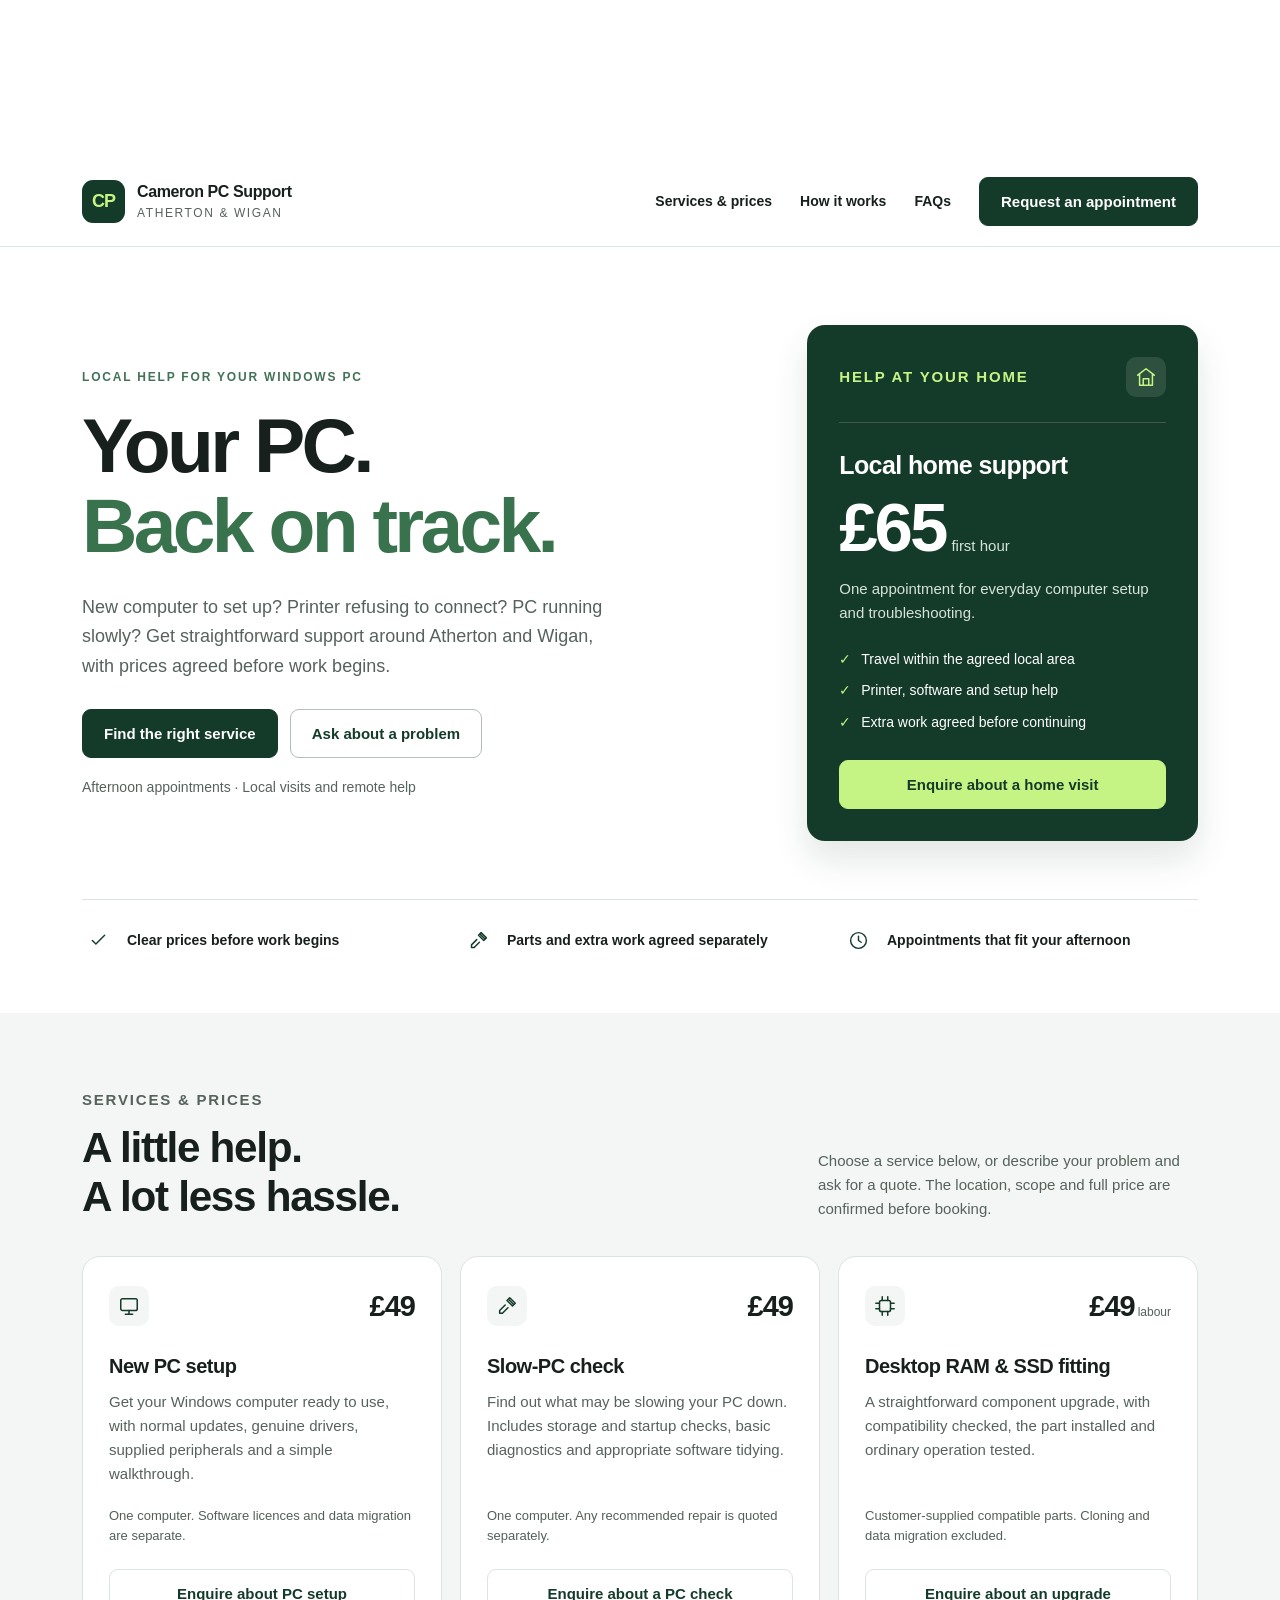
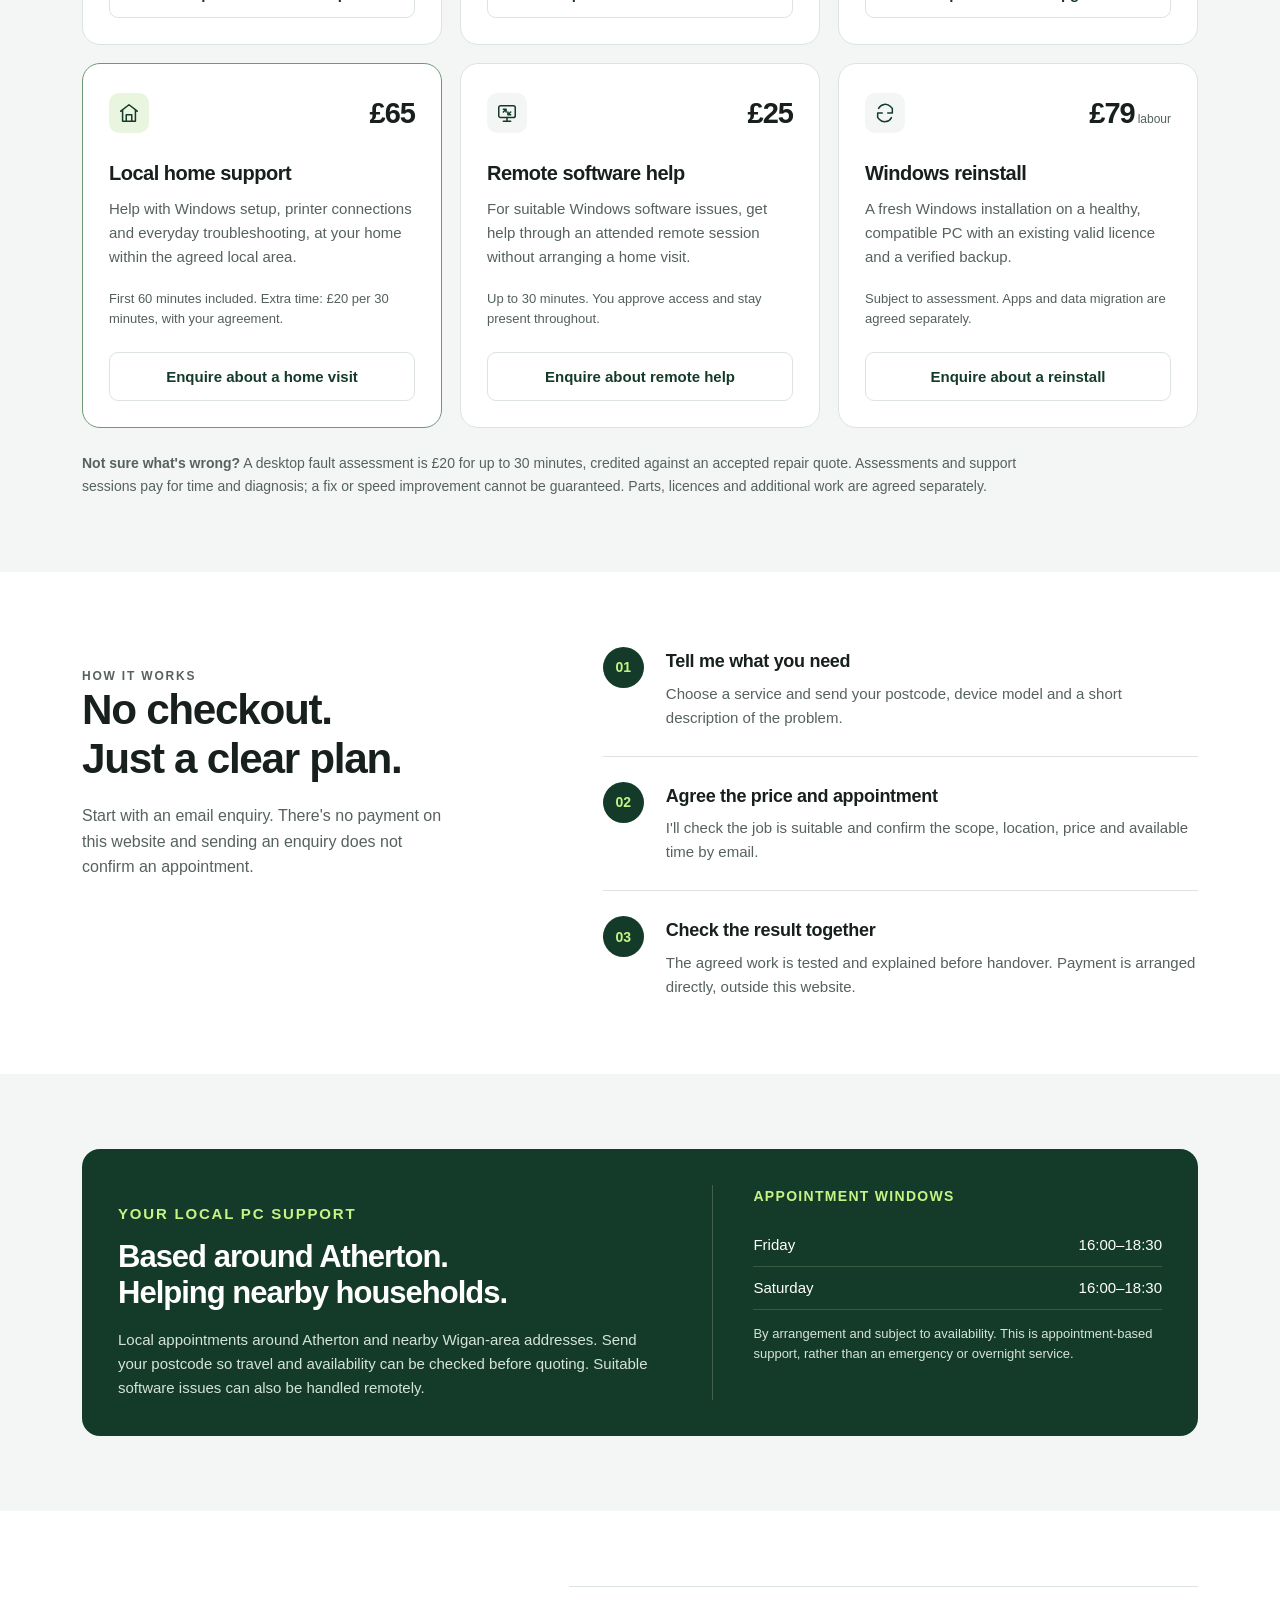
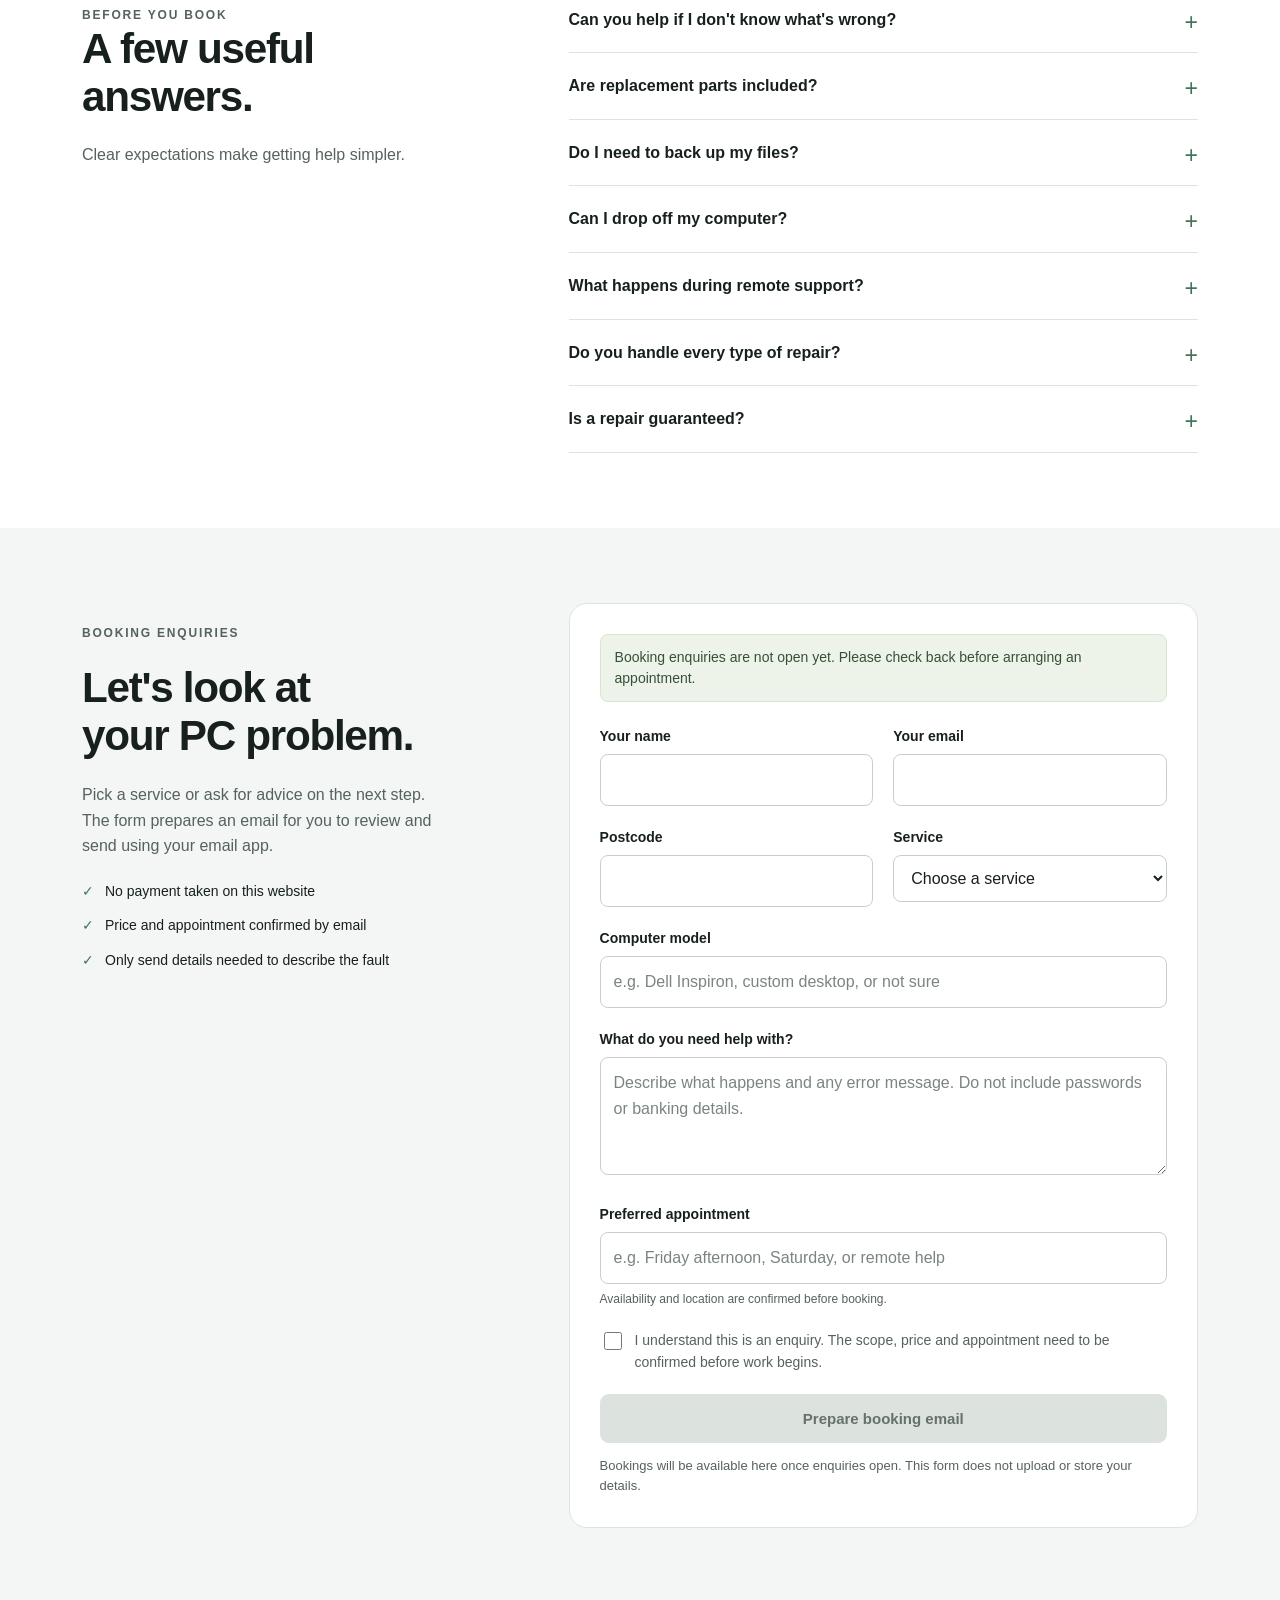
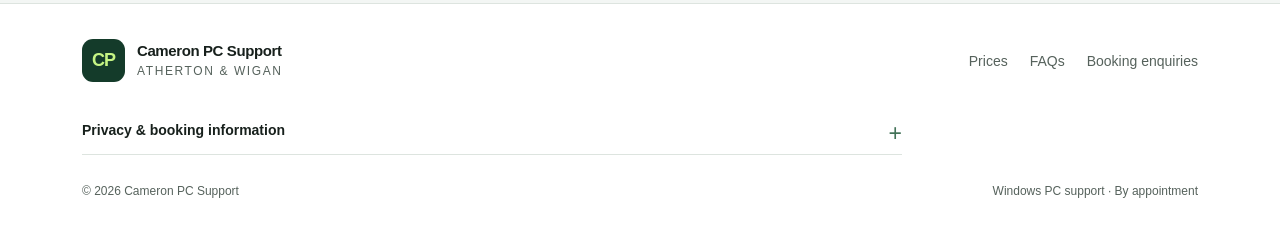
<file: index.html>
<!doctype html>
<html lang="en-GB">
<head>
<meta charset="utf-8"><meta name="viewport" content="width=device-width,initial-scale=1">
<meta name="theme-color" content="#143b2a">
<title>Cameron PC Support | PC help in Atherton & Wigan</title>
<meta name="description" content="Windows PC setup, troubleshooting, printer help and desktop upgrades around Atherton and Wigan. Clear prices and afternoon appointments. Request a quote by email.">
<link rel="icon" type="image/svg+xml" href="data:image/svg+xml,%3Csvg xmlns='http://www.w3.org/2000/svg' viewBox='0 0 32 32'%3E%3Crect width='32' height='32' rx='8' fill='%23143b2a'/%3E%3Cpath d='M10 10h12v12H10z' fill='none' stroke='%23c5f484' stroke-width='2'/%3E%3Cpath d='M13 6v4m6-4v4m-6 12v4m6-4v4M6 13h4m-4 6h4m12-6h4m-4 6h4' stroke='%23c5f484' stroke-width='2'/%3E%3C/svg%3E">
<style>
:root{--ink:#17201c;--muted:#56625c;--green:#143b2a;--lime:#c5f484;--line:#dde4df;--soft:#f3f6f4;--white:#fff;--radius:18px}*{box-sizing:border-box}html{scroll-behavior:smooth;scroll-padding-top:90px}body{margin:0;color:var(--ink);background:var(--white);font-family:Inter,Arial,Helvetica,sans-serif;font-size:16px;line-height:1.6}a{color:inherit}button,input,select,textarea{font:inherit}button,a,input,select,textarea,summary{-webkit-tap-highlight-color:transparent}:focus-visible{outline:3px solid #458536;outline-offset:4px}button{cursor:pointer}a{text-decoration:none}.wrap{max-width:1180px;margin:auto;padding:0 32px}.skip{position:absolute;left:16px;top:-100px;background:var(--green);color:white;padding:12px;z-index:10}.skip:focus{top:12px}.header{border-bottom:1px solid var(--line);background:rgba(255,255,255,.97);position:sticky;top:0;z-index:5}.header-inner{display:flex;align-items:center;justify-content:space-between;min-height:88px;gap:24px}.brand{display:flex;gap:12px;align-items:center;font-weight:750;line-height:1.15;letter-spacing:-.4px}.brand-mark{display:grid;place-items:center;width:43px;height:43px;border-radius:11px;background:var(--green);color:var(--lime);font-size:18px;letter-spacing:-1px}.brand small{display:block;font-weight:500;font-size:12px;letter-spacing:1.6px;text-transform:uppercase;margin-top:6px;color:var(--muted)}.nav{display:flex;gap:28px;align-items:center;font-size:14px;font-weight:650}.nav a:hover{text-decoration:underline;text-underline-offset:6px}.button{display:inline-flex;align-items:center;justify-content:center;gap:8px;padding:13px 21px;border-radius:9px;border:1px solid var(--green);background:var(--green);color:white;font-weight:650;font-size:15px;line-height:1.4;min-height:48px;text-align:center;transition:background .18s,transform .18s}.button:hover{background:#23513b;transform:translateY(-1px)}.button.secondary{background:transparent;color:var(--green);border-color:#b2beb6}.button.secondary:hover{background:var(--soft)}.button.light{background:var(--lime);color:var(--green);border-color:var(--lime)}.button:disabled{cursor:not-allowed;background:#dce3de;color:#657269;border-color:#dce3de;transform:none}.eyebrow{font-size:12px;letter-spacing:1.8px;font-weight:750;text-transform:uppercase;color:#427258;margin:0 0 19px}.hero{padding:78px 0 56px}.hero-grid{display:grid;grid-template-columns:1.25fr .75fr;gap:74px;align-items:center}h1{font-size:clamp(3rem,6vw,5.1rem);line-height:1.04;letter-spacing:-3.7px;margin:0 0 27px;font-weight:750}h1 span{color:#39734d}.hero-copy{font-size:18px;line-height:1.65;max-width:535px;color:var(--muted);margin:0 0 27px}.actions{display:flex;gap:12px;flex-wrap:wrap}.hero-note{font-size:14px;color:var(--muted);margin:18px 0 0}.visit-card{background:var(--green);color:white;border-radius:var(--radius);padding:32px;position:relative;overflow:hidden;box-shadow:0 18px 35px rgba(20,59,42,.12)}.visit-card .eyebrow{color:var(--lime);margin:0}.visit-top{display:flex;justify-content:space-between;align-items:center;padding-bottom:25px;border-bottom:1px solid #3c5a49}.icon{display:inline-flex;align-items:center;justify-content:center;width:40px;height:40px;border-radius:10px;background:var(--soft);color:var(--green);flex:none}.icon svg{width:22px;height:22px;stroke:currentColor;fill:none;stroke-width:1.65;stroke-linecap:round;stroke-linejoin:round}.visit-top .icon{background:#2d513e;color:var(--lime)}.visit-card h2{font-size:25px;letter-spacing:-.6px;margin:27px 0 12px;line-height:1.25}.visit-price{font-size:69px;font-weight:750;line-height:1;letter-spacing:-3px;margin:0 0 12px}.visit-price span{font-size:15px;font-weight:500;letter-spacing:0;margin-left:6px;color:#d6e3d8}.visit-card p{color:#d6e3d8;font-size:15px}.visit-details{list-style:none;padding:0;margin:23px 0 27px}.visit-details li{position:relative;padding-left:22px;margin:9px 0;font-size:14px}.visit-details li:before{content:'✓';position:absolute;left:0;color:var(--lime)}.visit-card .button{width:100%}.promise-row{margin-top:58px;display:grid;grid-template-columns:repeat(3,1fr);border-top:1px solid var(--line);padding-top:24px;gap:24px}.promise{display:flex;align-items:center;gap:12px;font-size:14px;font-weight:650}.promise .icon{width:33px;height:33px;background:transparent}.promise svg{width:21px;height:21px}.section{padding:75px 0}.section.soft{background:var(--soft)}.section-heading{display:flex;justify-content:space-between;gap:36px;align-items:flex-end;margin-bottom:35px}.section-heading h2,.section h2{font-size:clamp(2rem,3.3vw,2.8rem);line-height:1.15;letter-spacing:-1.3px;margin:0}.section-heading p{max-width:380px;font-size:15px;color:var(--muted);margin:0}.section-heading .eyebrow{margin-bottom:12px}.services{display:grid;grid-template-columns:repeat(3,1fr);gap:18px}.service{background:white;border:1px solid var(--line);border-radius:var(--radius);padding:26px;display:flex;flex-direction:column;min-width:0}.service-head{display:flex;justify-content:space-between;gap:14px;align-items:center}.service-price{font-size:29px;letter-spacing:-1px;font-weight:750;white-space:nowrap}.service-price small{font-size:12px;letter-spacing:0;color:var(--muted);font-weight:500;margin-left:3px}.service h3{font-size:20px;letter-spacing:-.5px;line-height:1.3;margin:23px 0 11px}.service p{margin:0 0 18px;font-size:15px;color:var(--muted)}.service .scope{font-size:13px;color:#536059;margin-top:auto;padding-top:2px;margin-bottom:22px}.service .button{width:100%;background:white;color:var(--green);border-color:var(--line)}.service .button:hover{border-color:var(--green);background:var(--soft)}.service.featured{border-color:#709875}.service.featured .icon{background:#eaf5df}.pricing-note{font-size:14px;color:var(--muted);margin:24px 0 0;max-width:940px}.process-grid{display:grid;grid-template-columns:1fr 1.35fr;gap:80px}.process-intro p{color:var(--muted);margin:20px 0 0;max-width:370px}.steps{list-style:none;margin:0;padding:0}.step{display:flex;gap:22px;padding:0 0 26px;margin-bottom:25px;border-bottom:1px solid var(--line)}.step:last-child{padding-bottom:0;margin-bottom:0;border:0}.step-number{width:41px;height:41px;background:var(--green);color:var(--lime);border-radius:50%;flex:none;display:grid;place-items:center;font-size:14px;font-weight:750}.step h3{font-size:18px;margin:0 0 6px;letter-spacing:-.3px}.step p{margin:0;color:var(--muted);font-size:15px}.area-panel{background:var(--green);color:white;border-radius:var(--radius);padding:36px;display:grid;grid-template-columns:1.2fr 1fr;gap:55px}.area-panel .eyebrow{color:var(--lime);margin-bottom:13px}.area-panel h2{font-size:31px;letter-spacing:-1px}.area-panel p{color:#d6e3d8;font-size:15px;margin:17px 0 0}.hours{border-left:1px solid #42614c;padding-left:40px}.hours h3{font-size:14px;text-transform:uppercase;letter-spacing:1.3px;color:var(--lime);margin:0 0 16px}.hours-row{display:flex;justify-content:space-between;gap:18px;font-size:15px;padding:9px 0;border-bottom:1px solid #365a43}.hours small{display:block;color:#d6e3d8;font-size:13px;margin-top:14px}.faq-grid{display:grid;grid-template-columns:.85fr 1.3fr;gap:75px}.faq-grid>div>p{color:var(--muted);max-width:330px;margin:20px 0 0}.faq{border-top:1px solid var(--line)}details{border-bottom:1px solid var(--line)}summary{padding:20px 28px 20px 0;font-weight:650;font-size:16px;cursor:pointer;position:relative;list-style:none}summary::-webkit-details-marker{display:none}summary:after{content:'+';position:absolute;right:0;top:17px;font-size:23px;font-weight:400;color:#427258}details[open] summary:after{content:'−'}details p{margin:0 0 22px;color:var(--muted);font-size:15px;max-width:590px}.booking-grid{display:grid;grid-template-columns:.85fr 1.3fr;gap:75px}.booking-info p{color:var(--muted);margin:21px 0;max-width:365px}.booking-info ul{padding:0;list-style:none}.booking-info li{font-size:14px;margin:12px 0;padding-left:23px;position:relative}.booking-info li:before{content:'✓';position:absolute;left:0;color:#427258}.booking-form{padding:30px;background:white;border:1px solid var(--line);border-radius:var(--radius)}.form-grid{display:grid;grid-template-columns:1fr 1fr;gap:20px}.field.full{grid-column:1/-1}.field label{display:block;font-size:14px;font-weight:650;margin:0 0 7px}.field input,.field select,.field textarea{width:100%;border:1px solid #c6d0c9;border-radius:8px;padding:12px 13px;min-height:47px;background:white;color:var(--ink);font-size:16px}.field textarea{resize:vertical;min-height:118px}.field input::placeholder,.field textarea::placeholder{color:#7a857e}.field small{display:block;font-size:12px;color:var(--muted);margin-top:6px}.check{display:flex;gap:10px;align-items:flex-start;font-size:14px;color:var(--muted);margin:20px 0}.check input{width:18px;height:18px;flex:none;margin-top:3px;accent-color:var(--green)}.booking-form .button{width:100%}.booking-state{font-size:14px;line-height:1.5;background:#edf3e8;border:1px solid #d8e5ce;color:#365137;border-radius:8px;padding:12px 14px;margin:0 0 23px}.form-help{font-size:13px;color:var(--muted);margin:13px 0 0}.form-error{color:#923220;font-size:14px;margin:14px 0 0}.contact-address{font-size:15px;font-weight:650;overflow-wrap:anywhere}.footer{padding:35px 0;border-top:1px solid var(--line)}.footer-top{display:flex;justify-content:space-between;align-items:center;gap:22px}.footer-top .brand{font-size:15px}.footer p{font-size:13px;color:var(--muted);margin:18px 0 0}.footer-links{display:flex;gap:22px;font-size:14px;color:var(--muted)}.footer-links a:hover{text-decoration:underline}.legal-panel{max-width:820px;margin:25px 0 0}.legal-panel summary{padding:12px 24px 12px 0;font-size:14px}.legal-panel summary:after{top:8px}.legal-panel p{max-width:none;font-size:13px}.footer-bottom{display:flex;justify-content:space-between;gap:20px;margin-top:27px;font-size:12px;color:var(--muted)}@media(max-width:1000px){.hero-grid{gap:36px;grid-template-columns:1.15fr .85fr}.services{grid-template-columns:repeat(2,1fr)}.process-grid,.faq-grid,.booking-grid{gap:40px}h1{letter-spacing:-2.5px}.nav{gap:18px}.nav .button{padding:11px 14px}}@media(max-width:720px){html{scroll-padding-top:78px}.wrap{padding:0 21px}.header-inner{min-height:76px;gap:12px}.brand{font-size:15px}.brand-mark{width:37px;height:37px;font-size:16px}.brand small{font-size:10px;letter-spacing:1px}.nav>a:not(.button){display:none}.nav .button{font-size:13px;min-height:42px;padding:10px 12px}.hero{padding:47px 0 35px}.hero-grid{grid-template-columns:1fr;gap:32px}h1{font-size:clamp(2.8rem,11vw,4.2rem);letter-spacing:-2.5px}.hero-copy{font-size:16px}.hero .actions .button{flex:1}.visit-card{padding:26px}.visit-card h2{margin-top:22px}.visit-price{font-size:61px}.promise-row{margin-top:33px;grid-template-columns:1fr;gap:12px;padding-top:20px}.section{padding:49px 0}.section-heading{display:block;margin-bottom:26px}.section-heading p{margin-top:16px;max-width:none}.services{grid-template-columns:1fr;gap:14px}.service{padding:23px}.service h3{margin-top:18px}.service .scope{margin-bottom:18px}.process-grid,.faq-grid,.booking-grid,.area-panel{grid-template-columns:1fr;gap:30px}.process-intro p{max-width:none}.area-panel{padding:27px}.hours{padding:25px 0 0;border-left:0;border-top:1px solid #42614c}.faq-grid>div>p,.booking-info p{max-width:none}.booking-form{padding:22px}.form-grid{grid-template-columns:1fr;gap:17px}.field.full{grid-column:auto}.footer-top{align-items:flex-start;flex-direction:column}.footer-bottom{flex-direction:column;gap:7px}.section h2{letter-spacing:-1px}}@media(prefers-reduced-motion:reduce){html{scroll-behavior:auto}.button{transition:none}.button:hover{transform:none}}
</style>
</head>
<body>
<a class="skip" href="#main">Skip to content</a>
<svg xmlns="http://www.w3.org/2000/svg" hidden aria-hidden="true"><symbol id="i-monitor" viewBox="0 0 24 24"><rect x="3" y="4" width="18" height="13" rx="2"/><path d="M8 21h8m-4-4v4"/></symbol><symbol id="i-check" viewBox="0 0 24 24"><path d="m5 12 4 4L19 6"/></symbol><symbol id="i-tools" viewBox="0 0 24 24"><path d="m14 5 5 5m-9 1L4 17v3h3l6-6M15 3l6 6-3 3-6-6z"/></symbol><symbol id="i-home" viewBox="0 0 24 24"><path d="m3 10 9-7 9 7M5 9v12h14V9M9 21v-7h6v7"/></symbol><symbol id="i-chip" viewBox="0 0 24 24"><rect x="6" y="6" width="12" height="12" rx="2"/><path d="M9 2v4m6-4v4M9 18v4m6-4v4M2 9h4m-4 6h4m12-6h4m-4 6h4"/></symbol><symbol id="i-remote" viewBox="0 0 24 24"><rect x="3" y="4" width="18" height="13" rx="2"/><path d="m8 11 3-3m-3 0h3v3m5 0-3 3m3 0h-3v-3M8 21h8m-4-4v4"/></symbol><symbol id="i-refresh" viewBox="0 0 24 24"><path d="M20 7v5h-5M4 17v-5h5M5 7a8 8 0 0 1 13-2l2 2M4 17l2 2a8 8 0 0 0 13-2"/></symbol><symbol id="i-clock" viewBox="0 0 24 24"><circle cx="12" cy="12" r="9"/><path d="M12 7v5l3 2"/></symbol></svg>
<header class="header"><div class="wrap header-inner"><a class="brand" href="#" aria-label="Cameron PC Support home"><span class="brand-mark">CP</span><span>Cameron PC Support<small>Atherton & Wigan</small></span></a><nav class="nav" aria-label="Main navigation"><a href="#services">Services & prices</a><a href="#how-it-works">How it works</a><a href="#faq">FAQs</a><a class="button" href="#booking">Request an appointment</a></nav></div></header>
<main id="main">
<section class="hero"><div class="wrap"><div class="hero-grid"><div><p class="eyebrow">Local help for your Windows PC</p><h1>Your PC.<br><span>Back on track.</span></h1><p class="hero-copy">New computer to set up? Printer refusing to connect? PC running slowly? Get straightforward support around Atherton and Wigan, with prices agreed before work begins.</p><div class="actions"><a class="button" href="#services">Find the right service</a><a class="button secondary" href="#booking">Ask about a problem</a></div><p class="hero-note">Afternoon appointments · Local visits and remote help</p></div><aside class="visit-card" aria-label="Local home support pricing"><div class="visit-top"><p class="eyebrow">Help at your home</p><span class="icon"><svg aria-hidden="true"><use href="#i-home"/></svg></span></div><h2>Local home support</h2><div class="visit-price">£65<span>first hour</span></div><p>One appointment for everyday computer setup and troubleshooting.</p><ul class="visit-details"><li>Travel within the agreed local area</li><li>Printer, software and setup help</li><li>Extra work agreed before continuing</li></ul><button class="button light" type="button" data-service="Local home support — £65">Enquire about a home visit</button></aside></div><div class="promise-row"><div class="promise"><span class="icon"><svg aria-hidden="true"><use href="#i-check"/></svg></span>Clear prices before work begins</div><div class="promise"><span class="icon"><svg aria-hidden="true"><use href="#i-tools"/></svg></span>Parts and extra work agreed separately</div><div class="promise"><span class="icon"><svg aria-hidden="true"><use href="#i-clock"/></svg></span>Appointments that fit your afternoon</div></div></div></section>
<section id="services" class="section soft"><div class="wrap"><div class="section-heading"><div><p class="eyebrow">Services & prices</p><h2>A little help.<br>A lot less hassle.</h2></div><p>Choose a service below, or describe your problem and ask for a quote. The location, scope and full price are confirmed before booking.</p></div><div class="services">
<article class="service"><div class="service-head"><span class="icon"><svg aria-hidden="true"><use href="#i-monitor"/></svg></span><div class="service-price">£49</div></div><h3>New PC setup</h3><p>Get your Windows computer ready to use, with normal updates, genuine drivers, supplied peripherals and a simple walkthrough.</p><p class="scope">One computer. Software licences and data migration are separate.</p><button class="button" type="button" data-service="New PC setup — £49">Enquire about PC setup</button></article>
<article class="service"><div class="service-head"><span class="icon"><svg aria-hidden="true"><use href="#i-tools"/></svg></span><div class="service-price">£49</div></div><h3>Slow-PC check</h3><p>Find out what may be slowing your PC down. Includes storage and startup checks, basic diagnostics and appropriate software tidying.</p><p class="scope">One computer. Any recommended repair is quoted separately.</p><button class="button" type="button" data-service="Slow-PC check — £49">Enquire about a PC check</button></article>
<article class="service"><div class="service-head"><span class="icon"><svg aria-hidden="true"><use href="#i-chip"/></svg></span><div class="service-price">£49<small>labour</small></div></div><h3>Desktop RAM & SSD fitting</h3><p>A straightforward component upgrade, with compatibility checked, the part installed and ordinary operation tested.</p><p class="scope">Customer-supplied compatible parts. Cloning and data migration excluded.</p><button class="button" type="button" data-service="Desktop RAM or SSD fitting — £49 labour">Enquire about an upgrade</button></article>
<article class="service featured"><div class="service-head"><span class="icon"><svg aria-hidden="true"><use href="#i-home"/></svg></span><div class="service-price">£65</div></div><h3>Local home support</h3><p>Help with Windows setup, printer connections and everyday troubleshooting, at your home within the agreed local area.</p><p class="scope">First 60 minutes included. Extra time: £20 per 30 minutes, with your agreement.</p><button class="button" type="button" data-service="Local home support — £65">Enquire about a home visit</button></article>
<article class="service"><div class="service-head"><span class="icon"><svg aria-hidden="true"><use href="#i-remote"/></svg></span><div class="service-price">£25</div></div><h3>Remote software help</h3><p>For suitable Windows software issues, get help through an attended remote session without arranging a home visit.</p><p class="scope">Up to 30 minutes. You approve access and stay present throughout.</p><button class="button" type="button" data-service="Remote software help — £25">Enquire about remote help</button></article>
<article class="service"><div class="service-head"><span class="icon"><svg aria-hidden="true"><use href="#i-refresh"/></svg></span><div class="service-price">£79<small>labour</small></div></div><h3>Windows reinstall</h3><p>A fresh Windows installation on a healthy, compatible PC with an existing valid licence and a verified backup.</p><p class="scope">Subject to assessment. Apps and data migration are agreed separately.</p><button class="button" type="button" data-service="Windows reinstall — £79 labour">Enquire about a reinstall</button></article>
</div><p class="pricing-note"><strong>Not sure what's wrong?</strong> A desktop fault assessment is £20 for up to 30 minutes, credited against an accepted repair quote. Assessments and support sessions pay for time and diagnosis; a fix or speed improvement cannot be guaranteed. Parts, licences and additional work are agreed separately.</p></div></section>
<section id="how-it-works" class="section"><div class="wrap process-grid"><div class="process-intro"><p class="eyebrow">How it works</p><h2>No checkout.<br>Just a clear plan.</h2><p>Start with an email enquiry. There's no payment on this website and sending an enquiry does not confirm an appointment.</p></div><ol class="steps"><li class="step"><span class="step-number">01</span><div><h3>Tell me what you need</h3><p>Choose a service and send your postcode, device model and a short description of the problem.</p></div></li><li class="step"><span class="step-number">02</span><div><h3>Agree the price and appointment</h3><p>I'll check the job is suitable and confirm the scope, location, price and available time by email.</p></div></li><li class="step"><span class="step-number">03</span><div><h3>Check the result together</h3><p>The agreed work is tested and explained before handover. Payment is arranged directly, outside this website.</p></div></li></ol></div></section>
<section class="section soft"><div class="wrap"><div class="area-panel"><div><p class="eyebrow">Your local PC support</p><h2>Based around Atherton.<br>Helping nearby households.</h2><p>Local appointments around Atherton and nearby Wigan-area addresses. Send your postcode so travel and availability can be checked before quoting. Suitable software issues can also be handled remotely.</p></div><div class="hours"><h3>Appointment windows</h3><div class="hours-row"><span>Friday</span><span>16:00–18:30</span></div><div class="hours-row"><span>Saturday</span><span>16:00–18:30</span></div><small>By arrangement and subject to availability. This is appointment-based support, rather than an emergency or overnight service.</small></div></div></div></section>
<section id="faq" class="section"><div class="wrap faq-grid"><div><p class="eyebrow">Before you book</p><h2>A few useful answers.</h2><p>Clear expectations make getting help simpler.</p></div><div class="faq"><details><summary>Can you help if I don't know what's wrong?</summary><p>Yes. Describe what happens and include the computer model if you know it. A desktop fault assessment is £20 for up to 30 minutes, credited towards an accepted repair. The charge and scope are agreed beforehand.</p></details><details><summary>Are replacement parts included?</summary><p>No. The £49 desktop fitting price is labour for a straightforward compatible RAM or SSD installation. Compatibility is checked before you buy. Components, software licences, cloning and moving data are separate.</p></details><details><summary>Do I need to back up my files?</summary><p>Yes, before a reinstall, formatting or storage changes. Important files need a verified backup and the specific operation must be agreed. If no backup exists, discuss it first. A suspected failing drive needs specialist assessment.</p></details><details><summary>Can I drop off my computer?</summary><p>Appointment arrangements and location are confirmed by email. Do not bring a device to an address without an agreed appointment. Home visits and remote sessions are available for suitable jobs.</p></details><details><summary>What happens during remote support?</summary><p>You contact me first, approve any screen sharing or control, and remain present. Never send passwords, banking details or private files in your enquiry. Remote help is limited to suitable software issues.</p></details><details><summary>Do you handle every type of repair?</summary><p>No. Board-level repairs, liquid damage, specialist data recovery, business servers and urgent business-critical support need a specialist. If the problem is outside my scope, I'll explain that before accepting the job.</p></details><details><summary>Is a repair guaranteed?</summary><p>No outcome can be guaranteed before diagnosis. Assessments and time-based sessions cover the agreed professional time and checks. Further repairs require your approval. Your statutory consumer rights remain unchanged.</p></details></div></div></section>
<section id="booking" class="section soft"><div class="wrap booking-grid"><div class="booking-info"><p class="eyebrow">Booking enquiries</p><h2>Let's look at<br>your PC problem.</h2><p>Pick a service or ask for advice on the next step. The form prepares an email for you to review and send using your email app.</p><ul><li>No payment taken on this website</li><li>Price and appointment confirmed by email</li><li>Only send details needed to describe the fault</li></ul><p class="contact-address" id="contact-address"></p></div><form class="booking-form" id="booking-form"><p class="booking-state" id="booking-state" role="status">Booking enquiries are not open yet. Please check back before arranging an appointment.</p><div class="form-grid"><div class="field"><label for="name">Your name</label><input id="name" name="name" autocomplete="name" maxlength="100" required></div><div class="field"><label for="email">Your email</label><input id="email" name="email" type="email" autocomplete="email" maxlength="160" required></div><div class="field"><label for="postcode">Postcode</label><input id="postcode" name="postcode" autocomplete="postal-code" maxlength="12" required></div><div class="field"><label for="service">Service</label><select id="service" name="service" required><option value="">Choose a service</option><option>New PC setup — £49</option><option>Slow-PC check — £49</option><option>Desktop RAM or SSD fitting — £49 labour</option><option>Local home support — £65</option><option>Remote software help — £25</option><option>Windows reinstall — £79 labour</option><option>Desktop fault assessment — £20</option><option>Not sure — please advise</option></select></div><div class="field full"><label for="device">Computer model</label><input id="device" name="device" placeholder="e.g. Dell Inspiron, custom desktop, or not sure" maxlength="160"></div><div class="field full"><label for="problem">What do you need help with?</label><textarea id="problem" name="problem" maxlength="1500" placeholder="Describe what happens and any error message. Do not include passwords or banking details." required></textarea></div><div class="field full"><label for="availability">Preferred appointment</label><input id="availability" name="availability" placeholder="e.g. Friday afternoon, Saturday, or remote help" maxlength="160"><small>Availability and location are confirmed before booking.</small></div></div><label class="check"><input type="checkbox" id="enquiry-consent" required><span>I understand this is an enquiry. The scope, price and appointment need to be confirmed before work begins.</span></label><button class="button" type="submit" id="email-button" disabled>Prepare booking email</button><p class="form-help" id="form-help">Bookings will be available here once enquiries open. This form does not upload or store your details.</p><p class="form-error" id="form-error" role="alert" hidden></p></form></div></section>
</main>
<footer class="footer"><div class="wrap"><div class="footer-top"><a class="brand" href="#"><span class="brand-mark">CP</span><span>Cameron PC Support<small>Atherton & Wigan</small></span></a><div class="footer-links"><a href="#services">Prices</a><a href="#faq">FAQs</a><a href="#booking">Booking enquiries</a></div></div><div class="legal-panel"><details><summary>Privacy & booking information</summary><p>The enquiry form runs on your device and prepares an email draft. It does not send, upload or store the entered details on this website. Sending happens only when you use your own email app. Do not include passwords, financial information or unnecessary personal files.</p><p>An enquiry is not a confirmed booking or payment. Trader details, the agreed scope, full price, appointment arrangements and applicable cancellation information are provided before a booking is accepted. Work beginning within a cancellation period requires the appropriate express request. Statutory consumer rights are unaffected.</p></details></div><div class="footer-bottom"><span>© 2026 Cameron PC Support</span><span>Windows PC support · By appointment</span></div></div></footer>
<script>
// Set the owner's confirmed booking address here before accepting enquiries.
const BOOKING_EMAIL = '';
const emailPattern = /^[^\s@]+@[^\s@]+\.[^\s@]+$/;
function buildBookingEmail(data, recipient) {
  if (!emailPattern.test(recipient || '')) return null;
  const subject = 'PC support enquiry: ' + data.service;
  const body = ['Hello Cameron,','', 'I would like to enquire about PC support.', '', 'Service: ' + data.service, 'Name: ' + data.name, 'Reply email: ' + data.email, 'Postcode: ' + data.postcode, 'Computer: ' + (data.device || 'Not specified'), 'Preferred appointment: ' + (data.availability || 'Please advise'), '', 'Problem / request:', data.problem, '', 'I understand this is an enquiry. Please confirm the scope, price, location and appointment before work begins.'].join('\n');
  return 'mailto:' + encodeURIComponent(recipient).replace(/%40/g, '@') + '?subject=' + encodeURIComponent(subject) + '&body=' + encodeURIComponent(body);
}
const configured = emailPattern.test(BOOKING_EMAIL);
const form = document.getElementById('booking-form');
const button = document.getElementById('email-button');
if (configured) {
  button.disabled = false;
  document.getElementById('booking-state').textContent = 'Your email app will open with an enquiry draft. Review it and send it to request an appointment.';
  document.getElementById('form-help').textContent = 'Opening a draft does not send it. If your email app does not open, email ' + BOOKING_EMAIL + ' with your service, postcode and problem.';
  const link = document.createElement('a');
  link.href = 'mailto:' + BOOKING_EMAIL;
  link.textContent = BOOKING_EMAIL;
  document.getElementById('contact-address').appendChild(link);
}
document.querySelectorAll('[data-service]').forEach(control => control.addEventListener('click', () => {
  document.getElementById('service').value = control.dataset.service;
  document.getElementById('booking').scrollIntoView({behavior:window.matchMedia('(prefers-reduced-motion: reduce)').matches?'auto':'smooth'});
  document.getElementById('name').focus({preventScroll:true});
}));
form.addEventListener('submit', event => {
  event.preventDefault();
  const error = document.getElementById('form-error');
  if (!configured) { error.textContent = 'Booking enquiries are not open yet.'; error.hidden = false; return; }
  if (!form.reportValidity()) return;
  const data = Object.fromEntries(new FormData(form));
  Object.keys(data).forEach(key => data[key] = data[key].trim());
  if (!data.name || !data.postcode || !data.problem) { error.textContent = 'Please enter your name, postcode and a description of the problem.'; error.hidden = false; return; }
  error.hidden = true;
  window.location.href = buildBookingEmail(data, BOOKING_EMAIL);
});
</script>
</body>
</html>
</file>
